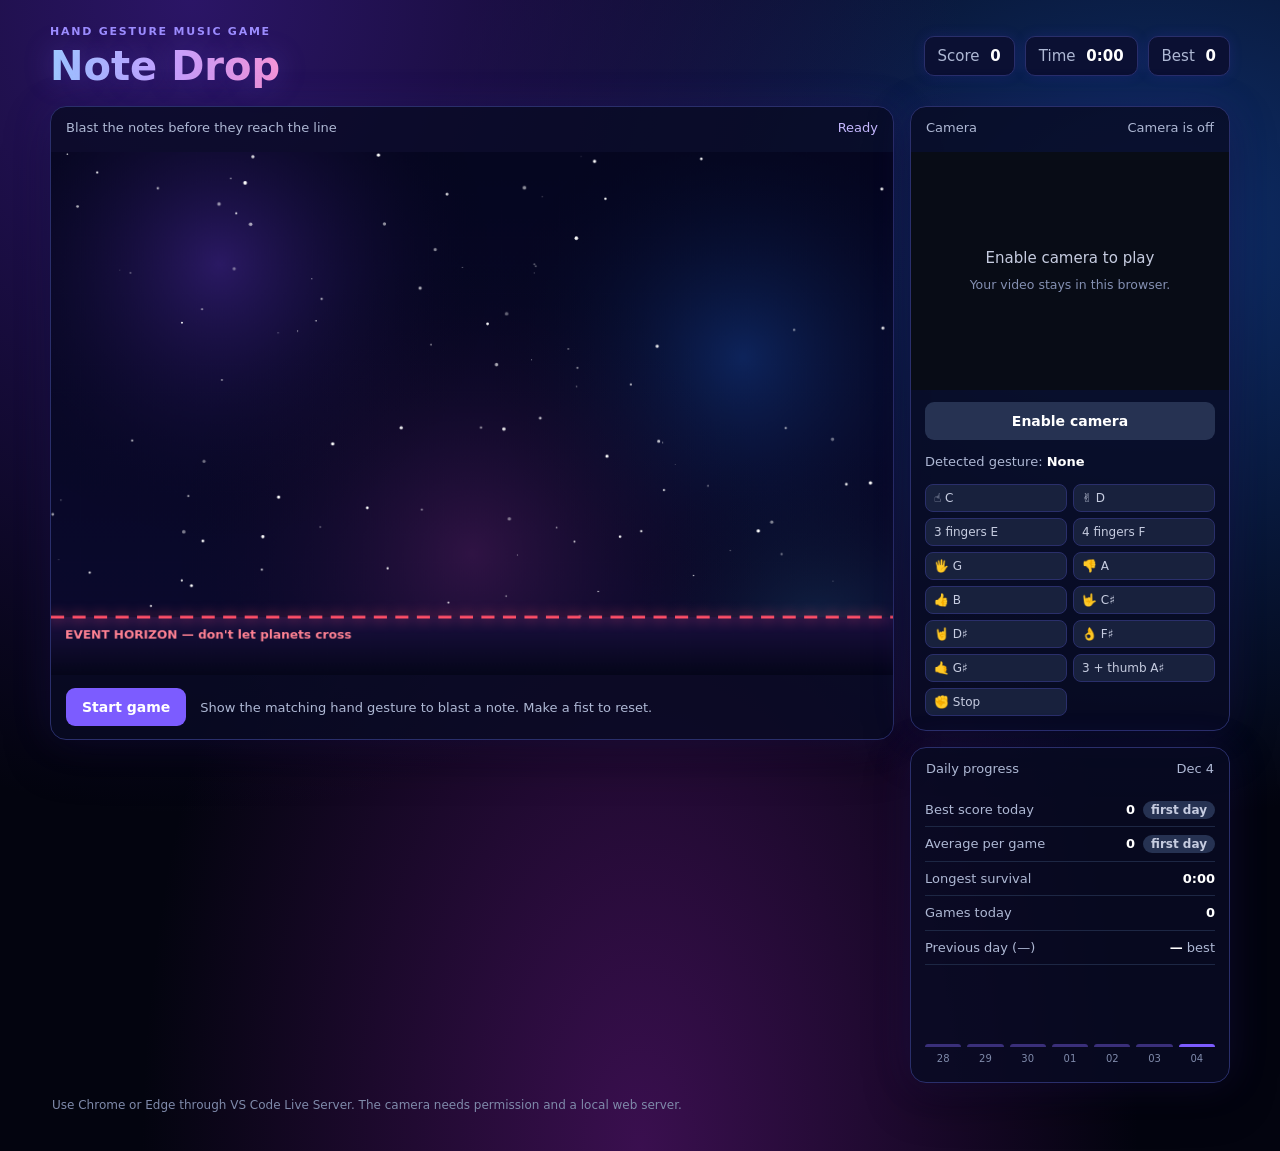
<file: index.html>
<!doctype html>
<html lang="en">
<head>
  <meta charset="utf-8">
  <meta name="viewport" content="width=device-width, initial-scale=1">
  <title>Note Drop — Hand Gesture Game</title>
  <link rel="stylesheet" href="css/style.css">
</head>
<body>
  <main class="app">
    <header class="topbar">
      <div><p class="eyebrow">HAND GESTURE MUSIC GAME</p><h1>Note Drop</h1></div>
      <div class="scoreboard">
        <span>Score <b id="score">0</b></span>
        <span>Time <b id="timer">0:00</b></span>
        <span>Best <b id="best">0</b></span>
      </div>
    </header>

    <section class="layout">
      <section class="game-card" aria-label="Game">
        <div class="game-heading"><span>Blast the notes before they reach the line</span><span id="game-status">Ready</span></div>
        <canvas id="game-canvas" width="900" height="560"></canvas>
        <div class="game-actions"><button id="start-button" class="primary">Start game</button><span>Show the matching hand gesture to blast a note. Make a fist to reset.</span></div>
      </section>
      

      <aside class="side">
        <div class="camera-card">
          <div class="game-heading"><span>Camera</span><span id="gesture-status">Camera is off</span></div>
          <div class="camera-view"><video id="camera-video" autoplay playsinline muted></video><div id="camera-placeholder">Enable camera to play<br><small>Your video stays in this browser.</small></div></div>
          <button id="camera-button" class="secondary">Enable camera</button>
          <div class="detected">Detected gesture: <b id="detected-gesture">None</b></div>
          <div class="legend">
            <span>☝️ C</span><span>✌️ D</span><span>3 fingers E</span><span>4 fingers F</span>
            <span>🖐 G</span><span>👎 A</span><span>👍 B</span><span>🤟 C♯</span>
            <span>🤘 D♯</span><span>👌 F♯</span><span>🤙 G♯</span><span>3 + thumb A♯</span>
            <span>✊ Stop</span>
          </div>
        </div>
        <div class="camera-card progress-card">
          <div class="game-heading"><span>Daily progress</span><span id="progress-date"></span></div>
          <div id="progress"></div>
        </div>
      </aside>
    </section>
    <p class="footer-note">Use Chrome or Edge through VS Code Live Server. The camera needs permission and a local web server.</p>
  </main>
  <script type="module" src="js/main.js"></script>
</body>
</html>
</file>
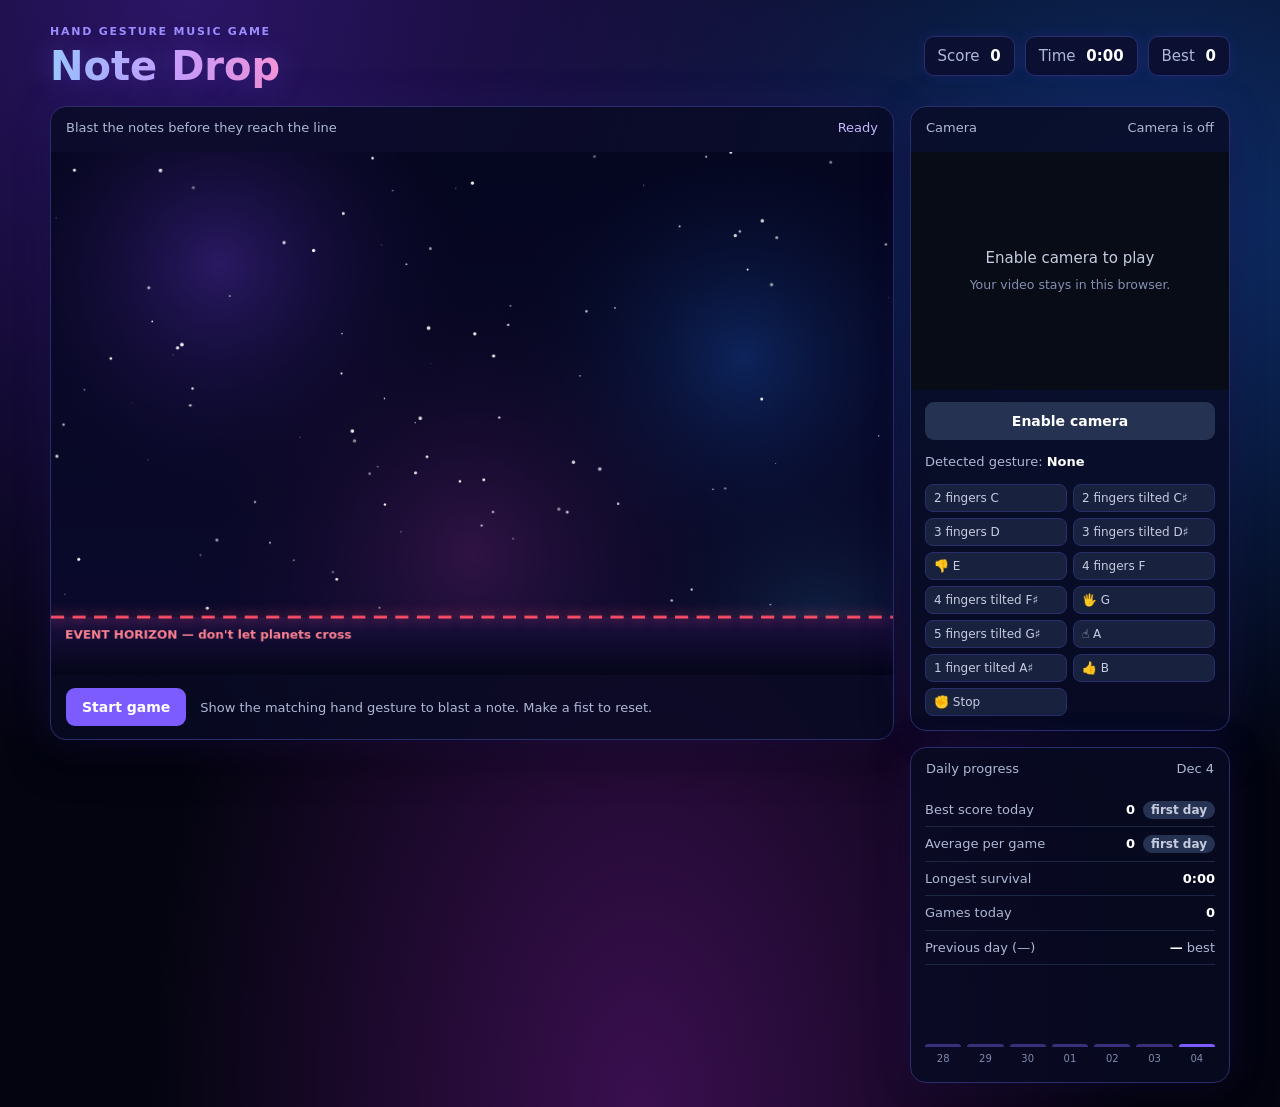
<file: game.html>
<!doctype html>
<html lang="en">
<head>
  <meta charset="utf-8">
  <meta name="viewport" content="width=device-width, initial-scale=1">
  <title>Note Drop — Hand Gesture Game</title>
  <link rel="stylesheet" href="game%20css/note-drop.css">
</head>
<body>
  <main class="app">
    <header class="topbar">
      <div><p class="eyebrow">HAND GESTURE MUSIC GAME</p><h1>Note Drop</h1></div>
      <div class="scoreboard">
        <span>Score <b id="score">0</b></span>
        <span>Time <b id="timer">0:00</b></span>
        <span>Best <b id="best">0</b></span>
      </div>
    </header>

    <section class="layout">
      <section class="game-card" aria-label="Game">
        <div class="game-heading"><span>Blast the notes before they reach the line</span><span id="game-status">Ready</span></div>
        <div class="game-stage">
          <canvas id="game-canvas" width="900" height="560"></canvas>
          <div id="results-screen" class="results-screen" hidden>
            <div class="results-panel">
              <p class="results-kicker">RUN COMPLETE</p>
              <h2 id="results-title">Nice run!</h2>
              <p id="results-message" class="results-message"></p>
              <div class="results-stats">
                <div><span>Score</span><b id="final-score">0</b></div>
                <div><span>Time</span><b id="final-time">0:00</b></div>
                <div><span>Best</span><b id="final-best">0</b></div>
              </div>
              <button id="results-play-again" class="primary">Play again</button>
            </div>
          </div>
        </div>
        <div class="game-actions"><button id="start-button" class="primary">Start game</button><span>Show the matching hand gesture to blast a note. Make a fist to reset.</span></div>
      </section>

      <aside class="side">
        <div class="camera-card">
          <div class="game-heading"><span>Camera</span><span id="gesture-status">Camera is off</span></div>
          <div class="camera-view"><video id="camera-video" autoplay playsinline muted></video><div id="camera-placeholder">Enable camera to play<br><small>Your video stays in this browser.</small></div></div>
          <button id="camera-button" class="secondary">Enable camera</button>
          <div class="detected">Detected gesture: <b id="detected-gesture">None</b></div>
          <div class="legend">
  <span>2 fingers C</span><span>2 fingers tilted C♯</span><span>3 fingers D</span><span>3 fingers tilted D♯</span>
  <span>👎 E</span><span>4 fingers F</span><span>4 fingers tilted F♯</span><span>🖐 G</span>
  <span>5 fingers tilted G♯</span><span>☝️ A</span><span>1 finger tilted A♯</span><span>👍 B</span>
  <span>✊ Stop</span>
</div>
        </div>
        <div class="camera-card progress-card">
          <div class="game-heading"><span>Daily progress</span><span id="progress-date"></span></div>
          <div id="progress"></div>
        </div>
      </aside>
    </section>
  </main>
  <script type="module" src="game%20js/main.js"></script>
</body>
</html>
</file>
<file: css/style.css>
:root { color-scheme: dark; --bg:#090d1b; --panel:#121a31; --line:#2c385c; --text:#f4f6ff; --muted:#aeb8d4; --purple:#8064ff; }
* { box-sizing:border-box; }
body { margin:0; min-height:100vh; padding:24px; background:radial-gradient(ellipse at 50% 0%,#1b2442 0,#090d1b 65%); color:var(--text); font:15px/1.5 system-ui,-apple-system,Segoe UI,sans-serif; }
.app { width:min(1180px,100%); margin:auto; }
.topbar { display:flex; align-items:center; justify-content:space-between; gap:18px; margin:0 0 18px; }
.eyebrow { color:#9d8dff; letter-spacing:.16em; font-size:11px; font-weight:800; margin:0 0 3px; }
h1 { font-size:clamp(28px,4vw,40px); line-height:1.1; margin:0; }
.scoreboard { display:flex; gap:10px; }
.scoreboard span,.game-heading { color:var(--muted); }
.scoreboard span { background:#151e38; border:1px solid var(--line); border-radius:10px; padding:8px 13px; }
.scoreboard b { color:white; margin-left:6px; }
.layout { display:grid; grid-template-columns:minmax(0,1fr) 320px; gap:16px; align-items:start; }
.game-card,.camera-card { border:1px solid var(--line); background:#10172b; border-radius:16px; overflow:hidden; box-shadow:0 16px 45px #0004; }
.game-heading { min-height:45px; padding:11px 15px; display:flex; justify-content:space-between; gap:10px; font-size:13px; }
#game-status { color:#c5b8ff; }
#game-canvas { width:100%; height:auto; display:block; background:#0e1529; }
.game-actions { padding:13px 15px; display:flex; align-items:center; gap:14px; color:var(--muted); font-size:13px; }
button { border:0; border-radius:9px; padding:11px 16px; color:white; font:700 14px system-ui,sans-serif; cursor:pointer; }
button:disabled { opacity:.55; cursor:wait; }
.primary { background:var(--purple); }.primary:hover { background:#967fff; }
.secondary { background:#263252; width:100%; margin-top:12px; }.secondary:hover { background:#344267; }
.camera-view { position:relative; background:#080c16; aspect-ratio:4/3; overflow:hidden; }
#camera-video { width:100%; height:100%; object-fit:cover; transform:scaleX(-1); display:none; }
#camera-placeholder { position:absolute; inset:0; display:grid; place-content:center; text-align:center; color:#c6cce0; }
#camera-placeholder small { color:#8490b2; margin-top:7px; }
.camera-card { padding-bottom:14px; }
.camera-card .game-heading { padding-bottom:8px; }
.camera-card button,.detected,.mapping-note { margin-left:14px; margin-right:14px; width:calc(100% - 28px); }
.detected { margin-top:12px; color:var(--muted); font-size:13px; }
.detected b { color:#fff; }
.mapping-note { color:#aab4d0; font-size:12px; line-height:1.55; margin-top:12px; margin-bottom:0; }
code { color:#d4caff; background:#202843; border-radius:4px; padding:1px 4px; }
.footer-note { color:#7f8aaa; font-size:12px; margin:13px 2px; }
@media(max-width:800px) { body{padding:14px}.layout{grid-template-columns:1fr}.camera-card{max-width:none}.camera-view{aspect-ratio:16/9} }

/* --- additions --- */
.side { display:grid; gap:16px; }
.legend { display:grid; grid-template-columns:repeat(2,1fr); gap:6px; margin:12px 14px 0; font-size:12px; color:#c6cce0; }
.legend span { background:#18213d; border:1px solid var(--line); border-radius:8px; padding:4px 8px; }
.progress-card { padding-bottom:6px; }
.prow { display:flex; justify-content:space-between; align-items:center; margin:0 14px; padding:7px 0; border-bottom:1px solid #1d2744; font-size:13px; color:var(--muted); }
.prow b { color:#fff; }
.badge { font-weight:800; font-size:12px; padding:2px 8px; border-radius:999px; background:#263252; color:#c6cce0; margin-left:8px; }
.badge.up { background:#14452f; color:#5ef0a0; }
.badge.down { background:#4a1d28; color:#ff8293; }
.bars { display:flex; align-items:flex-end; gap:6px; height:70px; margin:12px 14px 4px; }
.bars div { flex:1; background:#3a2f7a; border-radius:4px 4px 0 0; min-height:3px; position:relative; }
.bars div.today { background:var(--purple); }
.bar-labels { display:flex; gap:6px; margin:0 14px 10px; font-size:10px; color:#7f8aaa; }
.bar-labels span { flex:1; text-align:center; }

/* --- space theme --- */
:root { --bg:#03040f; --line:#2a2f6b; --purple:#7c5cff; }
body { background:
  radial-gradient(ellipse at 15% 0%, #2b1566 0, transparent 50%),
  radial-gradient(ellipse at 90% 20%, #0f2f6b 0, transparent 45%),
  radial-gradient(ellipse at 50% 100%, #3a0f4f 0, transparent 55%),
  #03040f; }
h1 { background:linear-gradient(90deg,#9fd0ff,#c9a6ff,#ff9ad5); -webkit-background-clip:text; background-clip:text; color:transparent; text-shadow:0 0 30px #7c5cff55; }
.game-card,.camera-card { background:#080b24cc; border-color:#2a2f6b; box-shadow:0 0 40px #5b3cff22, 0 16px 45px #0006; }
#game-canvas { background:#04051a; }
.scoreboard span { background:#0b1033; box-shadow:0 0 14px #5b3cff22; }
</file>
